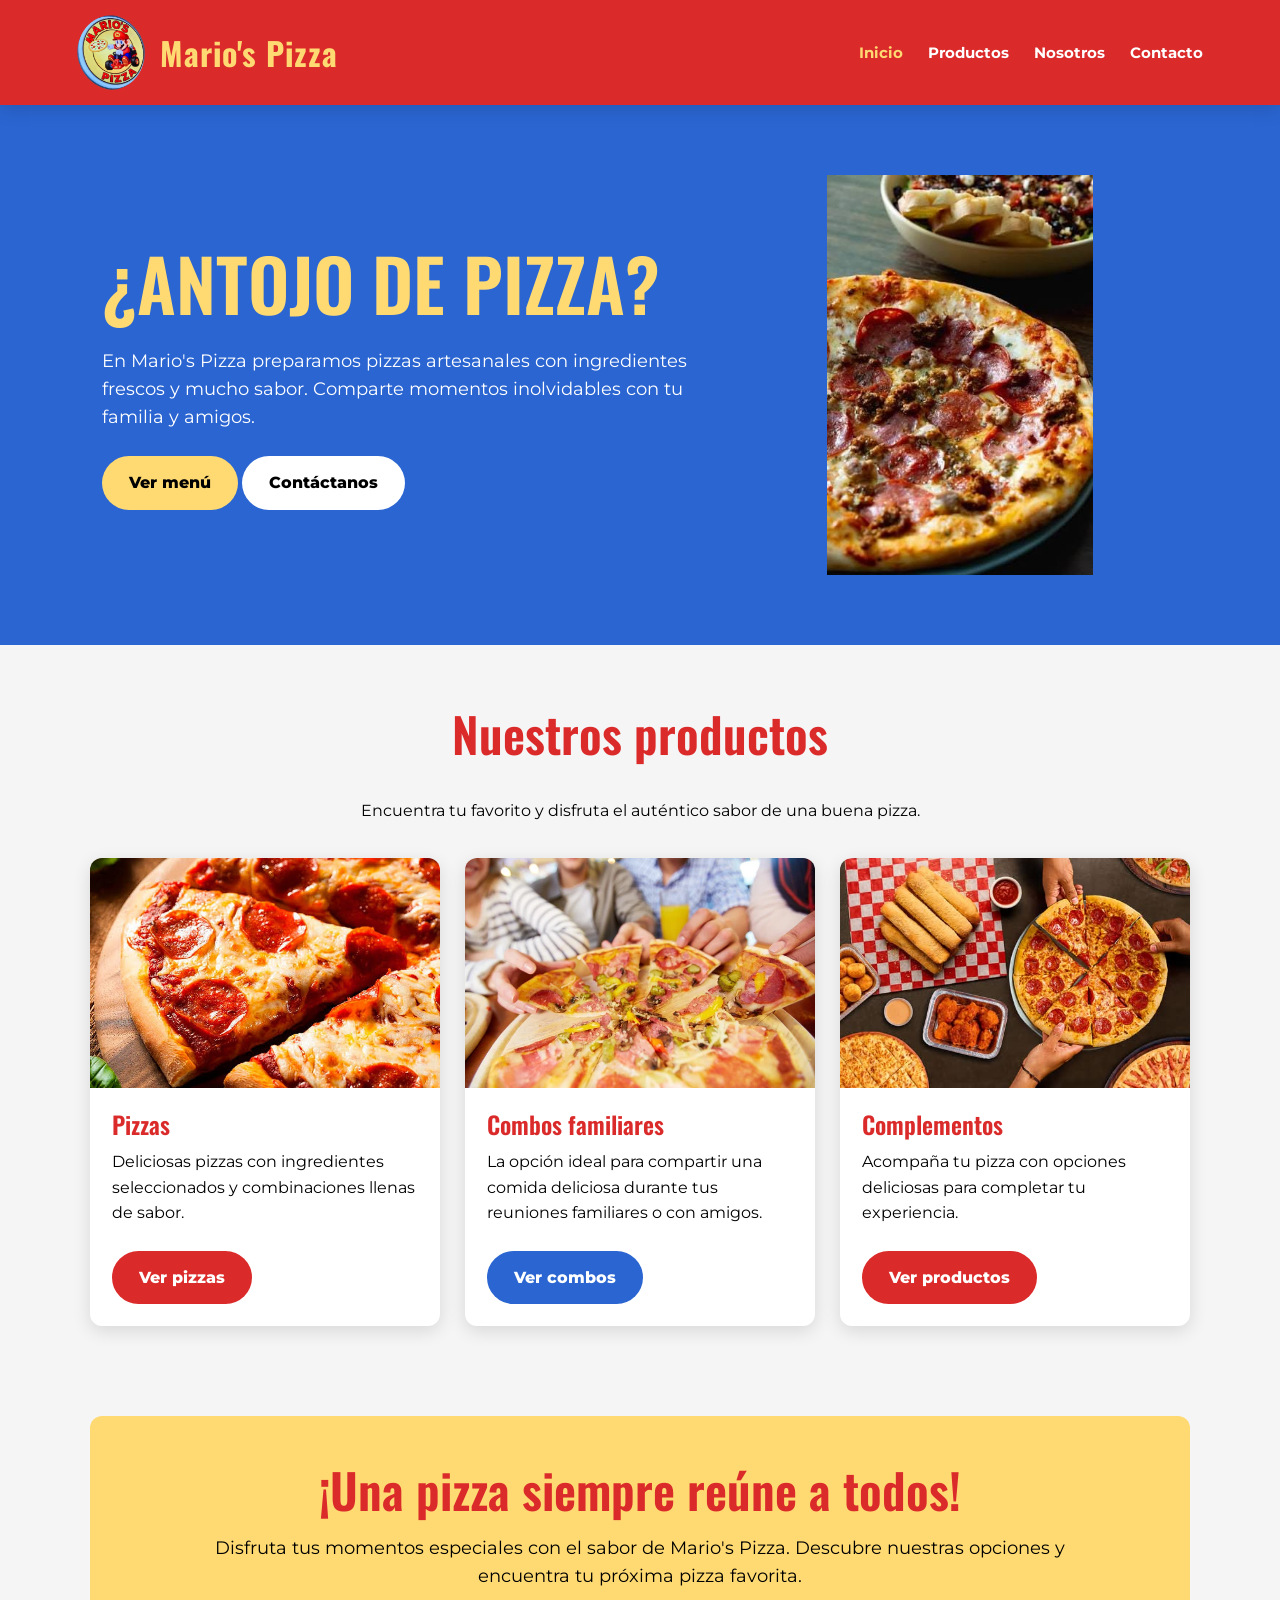
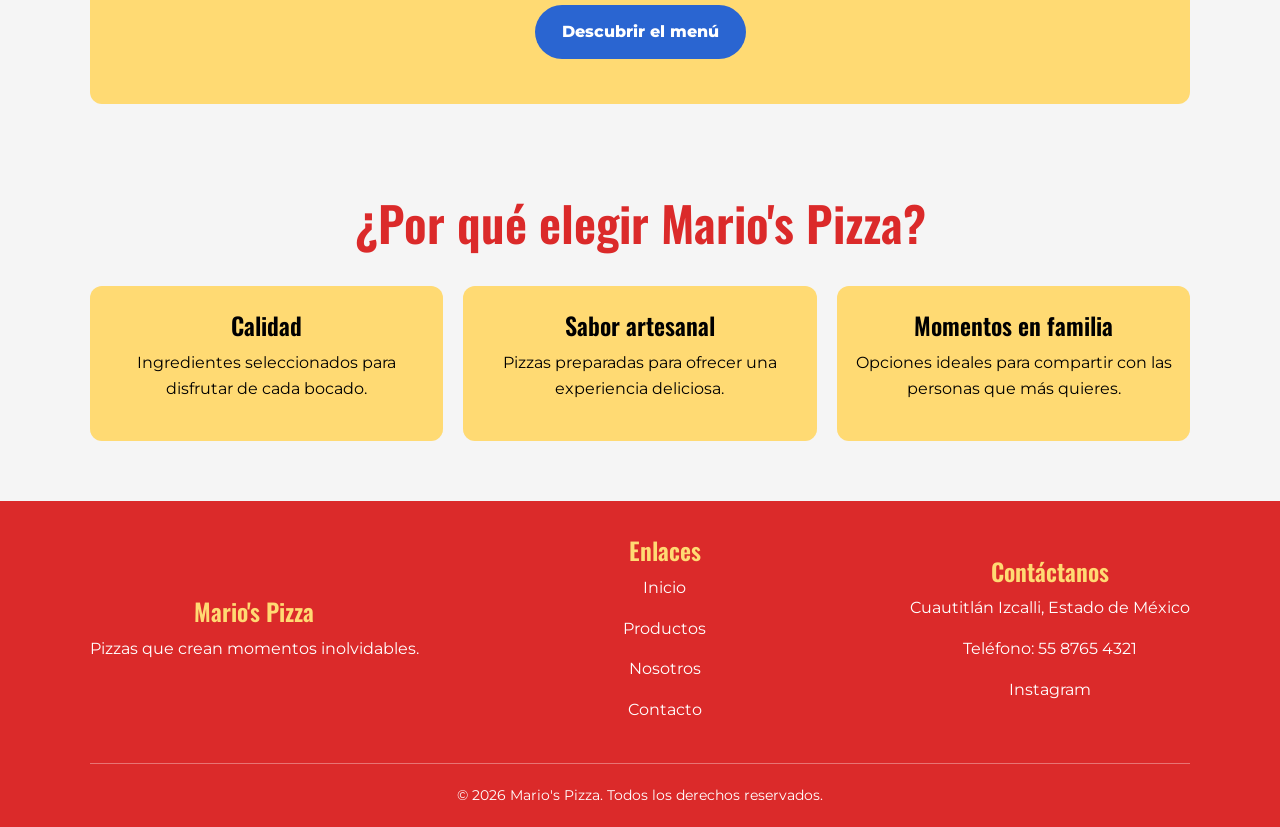
<file: Index.html>
<!DOCTYPE html>
<html lang="es">
<head>
    <meta charset="UTF-8">
    <meta name="viewport" content="width=device-width, initial-scale=1.0">

    <meta name="description" content="Descubre las pizzas artesanales, combos y promociones de Mario's Pizza. ¡Disfruta el sabor en familia!">

    <title>Mario's Pizza | Pizzas que crean momentos inolvidables</title>

    <!-- Hoja de estilos principal -->
    <link rel="stylesheet" href="css/style.css">
</head>

<body>

    <!-- ENCABEZADO -->
    <header>
        <div class="logo">
                <a href="index.html"><img src="Img/Logo.png" alt=""></a><p>Mario's Pizza</p>
        </div>

        <nav>
            <ul>
                <li><a href="index.html" class="activo">Inicio</a></li>
                <li><a href="productos.html">Productos</a></li>
                <li><a href="nosotros.html">Nosotros</a></li>
                <li><a href="contacto.html">Contacto</a></li>
            </ul>
        </nav>
    </header>

    <main>

        <!-- BIENVENIDA -->
        <section class="hero">
            <div class="hero-contenido">
                <h1>¿Antojo de pizza?</h1>

                <p>
                    En Mario's Pizza preparamos pizzas artesanales
                    con ingredientes frescos y mucho sabor.
                    Comparte momentos inolvidables con tu familia
                    y amigos.
                </p>

                <a href="productos.html" class="btn btn-amarillo">
                    Ver menú
                </a>

                <a href="contacto.html" class="btn btn-blanco">
                    Contáctanos
                </a>
            </div>

            <div class="hero-imagen">
                <img
                    src="Img/pizza recien horneada.jpeg"
                    alt="Pizza artesanal recién horneada"
                    onerror="this.onerror=null;this.src='img/pizza.jpg';"
                >
            </div>
        </section>

        <!-- PRODUCTOS PRINCIPALES -->
        <section>
            <h2 class="titulo-seccion">Nuestros productos</h2>

            <p class="subtitulo">
                Encuentra tu favorito y disfruta el auténtico sabor
                de una buena pizza.
            </p>

            <div class="productos">

                <!-- PIZZA -->
                <article class="producto">
                    <img
                        src="Img/Pizza menu.jpg"
                        alt="Pizza artesanal"
                        onerror="this.onerror=null;this.src='https://placehold.co/600x400/FFDA73/000000?text=Pizza+artesanal';"
                    >

                    <div class="producto-info">
                        <h3>Pizzas</h3>

                        <p>
                            Deliciosas pizzas con ingredientes
                            seleccionados y combinaciones llenas
                            de sabor.
                        </p>

                        <a href="productos.html" class="btn btn-rojo">
                            Ver pizzas
                        </a>
                    </div>
                </article>

                <!-- COMBOS -->
                <article class="producto">
                    <img
                        src="Img/Combos pizza.jpg"
                        alt="Combo de pizza para compartir"
                        onerror="this.onerror=null;this.src='https://placehold.co/600x400/2A65D1/FFFFFF?text=Combos+familiares';"
                    >

                    <div class="producto-info">
                        <h3>Combos familiares</h3>

                        <p>
                            La opción ideal para compartir una
                            comida deliciosa durante tus reuniones
                            familiares o con amigos.
                        </p>

                        <a href="productos.html" class="btn btn-azul">
                            Ver combos
                        </a>
                    </div>
                </article>

                <!-- COMPLEMENTOS -->
                <article class="producto">
                    <img
                        src="Img/Complementos pizza.jpeg"
                        alt="Complementos para acompañar tu pizza"
                        onerror="this.onerror=null;this.src='https://placehold.co/600x400/DB2A2A/FFFFFF?text=Complementos';"
                    >

                    <div class="producto-info">
                        <h3>Complementos</h3>

                        <p>
                            Acompaña tu pizza con opciones deliciosas
                            para completar tu experiencia.
                        </p>

                        <a href="productos.html" class="btn btn-rojo">
                            Ver productos
                        </a>
                    </div>
                </article>

            </div>
        </section>

        <!-- SECCIÓN PROMOCIONAL -->
        <section class="promocion">
            <h2>¡Una pizza siempre reúne a todos!</h2>

            <p>
                Disfruta tus momentos especiales con el sabor
                de Mario's Pizza. Descubre nuestras opciones
                y encuentra tu próxima pizza favorita.
            </p>

            <a href="productos.html" class="btn btn-azul">
                Descubrir el menú
            </a>
        </section>

        <!-- POR QUÉ ELEGIRNOS -->
        <section>
            <h2 class="titulo-seccion">
                ¿Por qué elegir Mario's Pizza?
            </h2>

            <div class="valores">

                <article class="valor">
                    <h3>Calidad</h3>
                    <p>
                        Ingredientes seleccionados para disfrutar
                        de cada bocado.
                    </p>
                </article>

                <article class="valor">
                    <h3>Sabor artesanal</h3>
                    <p>
                        Pizzas preparadas para ofrecer una
                        experiencia deliciosa.
                    </p>
                </article>

                <article class="valor">
                    <h3>Momentos en familia</h3>
                    <p>
                        Opciones ideales para compartir con las
                        personas que más quieres.
                    </p>
                </article>

            </div>
        </section>

    </main>

    <!-- PIE DE PÁGINA -->
    <footer>
        <div class="footer-contenido">

            <div>
                <h3>Mario's Pizza</h3>
                <p>Pizzas que crean momentos inolvidables.</p>
            </div>

            <div>
                <h3>Enlaces</h3>
                <p><a href="index.html">Inicio</a></p>
                <p><a href="productos.html">Productos</a></p>
                <p><a href="nosotros.html">Nosotros</a></p>
                <p><a href="contacto.html">Contacto</a></p>
            </div>

            <div>
                <h3>Contáctanos</h3>
                <p>Cuautitlán Izcalli, Estado de México</p>
                <p>Teléfono: 55 8765 4321</p>
                <p>
                    <a href="https://www.instagram.com/marios.pizzas/"
                       target="_blank"
                       rel="noopener noreferrer">
                        Instagram
                    </a>
                </p>
            </div>

        </div>

        <p class="footer-copy">
            &copy; 2026 Mario's Pizza. Todos los derechos reservados.
        </p>
    </footer>

</body>
</html>
</file>
<file: css/style.css>
/* =========================================
   MARIO'S PIZZA
   Hoja de estilos principal
   ========================================= */

/* 1. TIPOGRAFIA Y COLORES */

@import url('https://fonts.googleapis.com/css2?family=Montserrat:wght@400;500;600;700;800&family=Oswald:wght@400;500;600;700&display=swap');

:root {
    --rojo: #DB2A2A;
    --amarillo: #FFDA73;
    --azul: #2A65D1;
    --gris-claro: #F5F5F5;
    --negro: #000000;
    --blanco: #FFFFFF;

    --fuente-titulos: 'Oswald', sans-serif;
    --fuente-textos: 'Montserrat', sans-serif;

    --radio: 12px;
    --sombra: 0 5px 18px rgba(0, 0, 0, 0.12);
}

/* 2. CONFIGURACION GENERAL */

* {
    margin: 0;
    padding: 0;
    box-sizing: border-box;
}

html {
    scroll-behavior: smooth;
}

body {
    font-family: var(--fuente-textos);
    background-color: var(--gris-claro);
    color: var(--negro);
    line-height: 1.6;
}

img {
    display: block;
    max-width: 100%;
    height: auto;
}

a {
    color: inherit;
    text-decoration: none;
}

ul {
    list-style: none;
}

button,
input,
textarea,
select {
    font: inherit;
}

button,
.btn {
    cursor: pointer;
}

/* 3. TITULOS */

h1,
h2,
h3,
h4 {
    font-family: var(--fuente-titulos);
    font-weight: 600;
    line-height: 1.2;
}

h1 {
    font-size: clamp(2.5rem, 6vw, 4.5rem);
}

h2 {
    font-size: clamp(2rem, 4vw, 3rem);
}

h3 {
    font-size: 1.5rem;
}

p {
    margin-bottom: 15px;
}

/* 4. ENCABEZADO Y NAVEGACION */

header {
    width: 100%;
    background-color: var(--rojo);
    color: var(--blanco);
    padding: 15px 6%;
    display: flex;
    justify-content: space-between;
    align-items: center;
    gap: 25px;
    flex-wrap: wrap;
    box-shadow: var(--sombra);
    position: relative;
    z-index: 10;
}

.logo {
    display: flex;
    align-items: center;
    gap: 15px;
}
.logo,
.logo a {
    font-family: var(--fuente-titulos);
    font-size: 2rem;
    font-weight: 700;
    color: var(--amarillo);
    letter-spacing: 1px;
}

.logo img {
    max-height: 75px;
    width: auto;
    object-fit: contain;
}

.logo p {
    margin:0;
}

nav ul {
    display: flex;
    align-items: center;
    justify-content: center;
    gap: 25px;
    flex-wrap: wrap;
}

nav a {
    color: var(--blanco);
    font-size: 0.95rem;
    font-weight: 700;
    transition: color 0.3s ease;
}

nav a:hover,
nav a.activo {
    color: var(--amarillo);
}

/* 5. BOTONES */

.btn {
    display: inline-block;
    padding: 12px 25px;
    border: 2px solid transparent;
    border-radius: 30px;
    font-weight: 800;
    text-align: center;
    transition: transform 0.25s ease,
                background-color 0.25s ease;
}

.btn:hover {
    transform: translateY(-3px);
}

.btn-rojo {
    background-color: var(--rojo);
    color: var(--blanco);
}

.btn-rojo:hover {
    background-color: #B91F1F;
}

.btn-azul {
    background-color: var(--azul);
    color: var(--blanco);
}

.btn-azul:hover {
    background-color: #194DAA;
}

.btn-amarillo {
    background-color: var(--amarillo);
    color: var(--negro);
}

.btn-amarillo:hover {
    background-color: #FFD052;
}

.btn-blanco {
    background-color: var(--blanco);
    color: var(--negro);
}

/* 6. SECCION PRINCIPAL / INICIO */

.hero {
    min-height: 480px;
    padding: 70px 8%;
    display: flex;
    align-items: center;
    justify-content: space-between;
    gap: 40px;
    background-color: var(--azul);
    color: var(--blanco);
}

.hero-contenido {
    max-width: 600px;
}

.hero h1 {
    color: var(--amarillo);
    margin-bottom: 20px;
    text-transform: uppercase;
}

.hero p {
    font-size: 1.1rem;
    margin-bottom: 25px;
}

.hero-imagen {
    flex: 1;
    max-width: 480px;
}

.hero-imagen img {
    width: 100%;
    max-height: 400px;
    object-fit: contain;
    border-radius: var(--radio);
}

/* 7. SECCIONES GENERALES */

section {
    padding: 60px 7%;
}

.titulo-seccion {
    text-align: center;
    color: var(--rojo);
    margin-bottom: 35px;
}

.subtitulo {
    text-align: center;
    max-width: 750px;
    margin: 0 auto 35px;
}

/* 8. TARJETAS Y PRODUCTOS */

.productos,
.contenedor-productos,
.tarjetas {
    display: grid;
    grid-template-columns: repeat(3, minmax(0, 1fr));
    gap: 25px;
}

.producto,
.tarjeta {
    background-color: var(--blanco);
    border-radius: var(--radio);
    overflow: hidden;
    box-shadow: var(--sombra);
    transition: transform 0.3s ease;
}

.producto:hover,
.tarjeta:hover {
    transform: translateY(-6px);
}

.producto img,
.tarjeta img {
    width: 100%;
    height: 230px;
    object-fit: cover;
}

.producto-info,
.tarjeta-contenido {
    padding: 22px;
}

.producto h3,
.tarjeta h3 {
    color: var(--rojo);
    margin-bottom: 10px;
}

.precio {
    display: block;
    color: var(--azul);
    font-size: 1.4rem;
    font-weight: 800;
    margin: 15px 0;
}

.producto .btn,
.tarjeta .btn {
    margin-top: 10px;
}

/* 9. CATEGORIAS DEL MENU */

.categorias {
    display: flex;
    justify-content: center;
    flex-wrap: wrap;
    gap: 15px;
    margin-bottom: 35px;
}

.categoria {
    background-color: var(--amarillo);
    color: var(--negro);
    padding: 12px 24px;
    border-radius: 30px;
    font-weight: 700;
    transition: background-color 0.3s ease;
}

.categoria:hover,
.categoria.activa {
    background-color: var(--rojo);
    color: var(--blanco);
}

/* 10. PROMOCIONES */

.promocion {
    background-color: var(--amarillo);
    color: var(--negro);
    padding: 45px 7%;
    text-align: center;
    border-radius: var(--radio);
    margin: 30px 7%;
}

.promocion h2 {
    color: var(--rojo);
    margin-bottom: 15px;
}

.promocion p {
    font-size: 1.1rem;
}

/* 11. NOSOTROS */

.nosotros-contenido {
    display: grid;
    grid-template-columns: repeat(2, minmax(0, 1fr));
    align-items: center;
    gap: 40px;
}

.nosotros-contenido img {
    width: 100%;
    border-radius: var(--radio);
    box-shadow: var(--sombra);
}

.nosotros-texto h2 {
    color: var(--rojo);
    margin-bottom: 20px;
}

.valores {
    display: grid;
    grid-template-columns: repeat(3, minmax(0, 1fr));
    gap: 20px;
    margin-top: 30px;
}

.valor {
    background-color: var(--amarillo);
    padding: 25px 15px;
    border-radius: var(--radio);
    text-align: center;
}

.valor h3 {
    margin-bottom: 10px;
}

/* 12. CONTACTO Y FORMULARIOS */

.contacto-contenido {
    display: grid;
    grid-template-columns: repeat(2, minmax(0, 1fr));
    gap: 35px;
}

.contacto-info,
.formulario {
    background-color: var(--blanco);
    padding: 30px;
    border-radius: var(--radio);
    box-shadow: var(--sombra);
}

.contacto-info h2,
.formulario h2 {
    color: var(--rojo);
    margin-bottom: 20px;
}

.formulario label {
    display: block;
    font-weight: 700;
    margin-bottom: 7px;
}

.formulario input,
.formulario textarea,
.formulario select {
    width: 100%;
    padding: 12px 14px;
    margin-bottom: 18px;
    border: 1px solid #CCCCCC;
    border-radius: 8px;
    background-color: var(--gris-claro);
    color: var(--negro);
}

.formulario input:focus,
.formulario textarea:focus,
.formulario select:focus {
    outline: 2px solid var(--azul);
    border-color: var(--azul);
}

.formulario textarea {
    min-height: 130px;
    resize: vertical;
}

.mapa {
    width: 100%;
    min-height: 300px;
    border: 0;
    border-radius: var(--radio);
}

/* 13. PIE DE PAGINA */

footer {
    background-color: var(--rojo);
    color: var(--blanco);
    padding: 35px 7% 20px;
    text-align: center;
}

.footer-contenido {
    display: flex;
    justify-content: space-between;
    align-items: center;
    flex-wrap: wrap;
    gap: 25px;
    margin-bottom: 25px;
}

footer h3 {
    color: var(--amarillo);
    margin-bottom: 10px;
}

footer a {
    color: var(--blanco);
    transition: color 0.3s ease;
}

footer a:hover {
    color: var(--amarillo);
}

.footer-copy {
    border-top: 1px solid rgba(255, 255, 255, 0.35);
    padding-top: 20px;
    margin-bottom: 0;
    font-size: 0.9rem;
}

/* 14. MENSAJES Y ELEMENTOS AUXILIARES */

.texto-centro {
    text-align: center;
}

.texto-rojo {
    color: var(--rojo);
}

.texto-azul {
    color: var(--azul);
}

.fondo-amarillo {
    background-color: var(--amarillo);
}

.fondo-azul {
    background-color: var(--azul);
    color: var(--blanco);
}

.fondo-rojo {
    background-color: var(--rojo);
    color: var(--blanco);
}

/* 15. DISEÑO RESPONSIVO */

@media (max-width: 900px) {
    header {
        justify-content: center;
        text-align: center;
    }

    nav ul {
        gap: 15px;
    }

    .hero {
        flex-direction: column;
        text-align: center;
    }

    .hero-imagen {
        max-width: 400px;
        width: 100%;
    }

    .productos,
    .contenedor-productos,
    .tarjetas {
        grid-template-columns: repeat(2, minmax(0, 1fr));
    }

    .nosotros-contenido,
    .contacto-contenido {
        grid-template-columns: 1fr;
    }
}

@media (max-width: 600px) {
    header {
        padding: 15px 5%;
    }

    .logo,
    .logo a {
        font-size: 1.7rem;
    }

    nav ul {
        gap: 12px;
    }

    nav a {
        font-size: 0.85rem;
    }

    section {
        padding: 40px 5%;
    }

    .hero {
        padding: 50px 6%;
        min-height: auto;
    }

    .productos,
    .contenedor-productos,
    .tarjetas,
    .valores {
        grid-template-columns: 1fr;
    }

    .producto img,
    .tarjeta img {
        height: 220px;
    }

    .promocion {
        margin: 20px 5%;
        padding: 30px 20px;
    }

    .contacto-info,
    .formulario {
        padding: 22px;
    }

    .footer-contenido {
        flex-direction: column;
    }

    .btn {
        max-width: 100%;
    }
}
</file>
